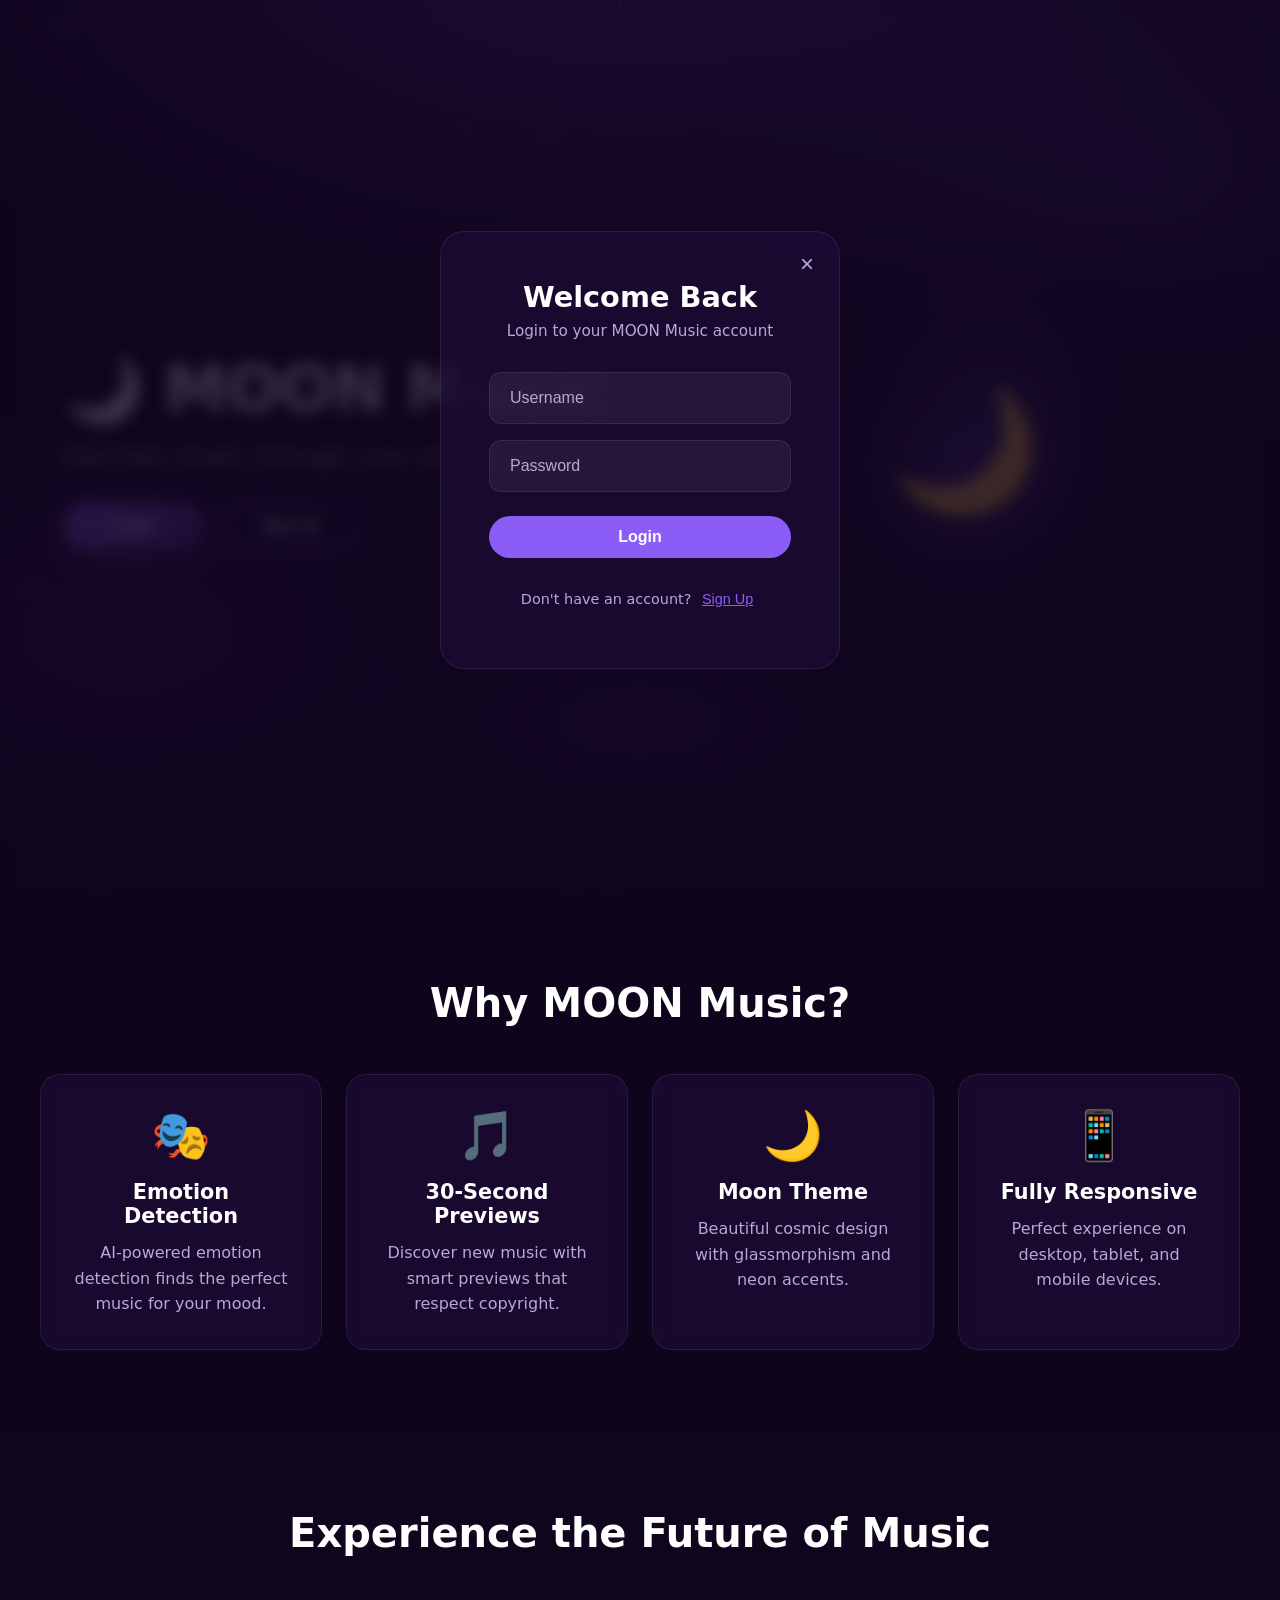
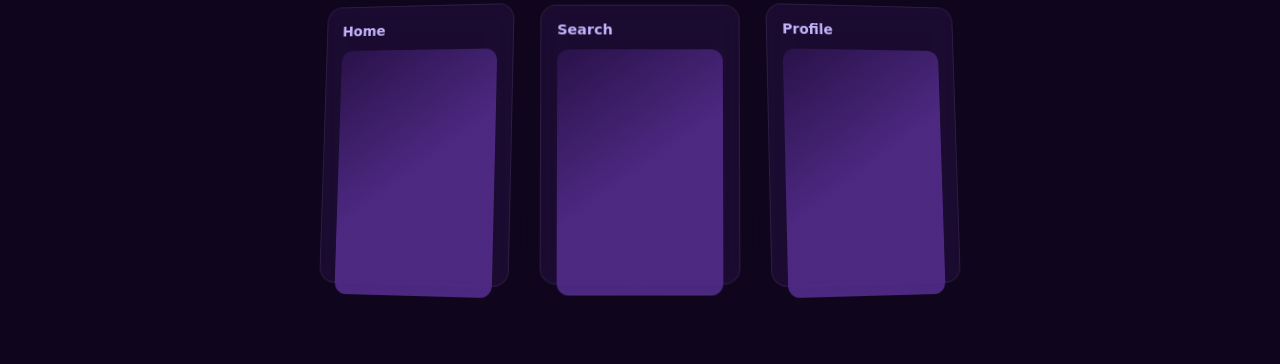
<file: mood-based-music-system/frontend/index.html>
<!DOCTYPE html>
<html lang="en">
<head>
    <meta charset="UTF-8">
    <meta name="viewport" content="width=device-width, initial-scale=1.0">
    <title>MOON Music</title>
    <link rel="stylesheet" href="style.css">
</head>
<body>
    <div class="bg-gradient"></div>
    <div class="bg-stars" aria-hidden="true"></div>
    <div class="star-particles" id="starParticles" aria-hidden="true"></div>

    <!-- Landing + Login (shown when not authenticated) -->
    <div class="landing" id="landing">
        <div class="landing-hero">
            <div class="hero-content">
                <h1 class="hero-title">🌙 MOON Music</h1>
                <p class="hero-subtitle">Discover music through your emotions.</p>
                <div class="hero-actions">
                    <button type="button" class="btn-hero btn-primary" id="btnHeroLogin">Login</button>
                    <button type="button" class="btn-hero btn-secondary" id="btnHeroSignUp">Sign Up</button>
                </div>
            </div>
            <div class="hero-visual">
                <div class="moon-orb">
                    <div class="moon-glow"></div>
                </div>
            </div>
        </div>
        
        <div class="features-section">
            <div class="features-container">
                <h2 class="features-title">Why MOON Music?</h2>
                <div class="features-grid">
                    <div class="feature-card glass">
                        <div class="feature-icon">🎭</div>
                        <h3 class="feature-title">Emotion Detection</h3>
                        <p class="feature-desc">AI-powered emotion detection finds the perfect music for your mood.</p>
                    </div>
                    <div class="feature-card glass">
                        <div class="feature-icon">🎵</div>
                        <h3 class="feature-title">30-Second Previews</h3>
                        <p class="feature-desc">Discover new music with smart previews that respect copyright.</p>
                    </div>
                    <div class="feature-card glass">
                        <div class="feature-icon">🌙</div>
                        <h3 class="feature-title">Moon Theme</h3>
                        <p class="feature-desc">Beautiful cosmic design with glassmorphism and neon accents.</p>
                    </div>
                    <div class="feature-card glass">
                        <div class="feature-icon">📱</div>
                        <h3 class="feature-title">Fully Responsive</h3>
                        <p class="feature-desc">Perfect experience on desktop, tablet, and mobile devices.</p>
                    </div>
                </div>
            </div>
        </div>

        <div class="showcase-section">
            <div class="showcase-container">
                <h2 class="showcase-title">Experience the Future of Music</h2>
                <div class="showcase-3d">
                    <div class="showcase-panel showcase-home glass">
                        <div class="showcase-panel-label">Home</div>
                        <div class="showcase-placeholder"></div>
                    </div>
                    <div class="showcase-panel showcase-search glass">
                        <div class="showcase-panel-label">Search</div>
                        <div class="showcase-placeholder"></div>
                    </div>
                    <div class="showcase-panel showcase-profile glass">
                        <div class="showcase-panel-label">Profile</div>
                        <div class="showcase-placeholder"></div>
                    </div>
                </div>
            </div>
        </div>

        <!-- Login Modal -->
        <div class="auth-modal" id="loginModal">
            <div class="auth-content glass">
                <button type="button" class="auth-close" id="closeLoginModal">×</button>
                <div class="auth-header">
                    <h2 class="auth-title">Welcome Back</h2>
                    <p class="auth-subtitle">Login to your MOON Music account</p>
                </div>
                <form class="auth-form" id="loginForm">
                    <input type="text" id="loginUsername" placeholder="Username" required autocomplete="username" />
                    <input type="password" id="loginPassword" placeholder="Password" required autocomplete="current-password" />
                    <div class="auth-actions">
                        <button type="submit" class="btn-primary full-width">Login</button>
                    </div>
                    <p class="auth-switch">
                        Don't have an account? <button type="button" class="btn-link" id="switchToSignup">Sign Up</button>
                    </p>
                </form>
                <p class="auth-hint" id="loginHint"></p>
            </div>
        </div>

        <!-- Signup Modal -->
        <div class="auth-modal" id="signupModal" hidden>
            <div class="auth-content glass">
                <button type="button" class="auth-close" id="closeSignupModal">×</button>
                <div class="auth-header">
                    <h2 class="auth-title">Join MOON Music</h2>
                    <p class="auth-subtitle">Create your account to start discovering</p>
                </div>
                <form class="auth-form" id="signupForm">
                    <input type="text" id="signupUsername" placeholder="Username" required autocomplete="username" />
                    <input type="email" id="signupEmail" placeholder="Email" required autocomplete="email" />
                    <input type="password" id="signupPassword" placeholder="Password" required autocomplete="new-password" />
                    <input type="password" id="signupConfirmPassword" placeholder="Confirm Password" required autocomplete="new-password" />
                    <div class="auth-actions">
                        <button type="submit" class="btn-primary full-width">Sign Up</button>
                    </div>
                    <p class="auth-switch">
                        Already have an account? <button type="button" class="btn-link" id="switchToLogin">Login</button>
                    </p>
                </form>
                <p class="auth-hint" id="signupHint"></p>
            </div>
        </div>
    </div>

    <!-- App (shown when authenticated) -->
    <div class="app" id="app" hidden>
        <nav class="navbar glass">
            <a href="#" class="nav-logo" id="navHome" aria-label="Home">🌙 MOON</a>
            <ul class="nav-links">
                <li><a href="#" class="nav-link active" data-view="home">Home</a></li>
                <li><a href="#" class="nav-link" data-view="search">Search</a></li>
                <li><a href="#" class="nav-link" data-view="mood">Mood</a></li>
                <li><a href="#" class="nav-link" data-view="profile">Profile</a></li>
            </ul>
            <div class="nav-right">
                <button type="button" class="nav-avatar-btn" id="btnProfileNav" title="Profile" aria-label="Profile"><span class="nav-avatar" id="navAvatar">👤</span></button>
                <button type="button" class="nav-icon-btn" id="btnSettings" title="Settings" aria-label="Settings">⚙️</button>
            </div>
        </nav>

        <main class="main">
            <div class="view view-home" id="viewHome">
                <section class="section section-fade">
                    <h1 class="greeting">Good Evening</h1>
                </section>
                <section class="section section-fade">
                    <h2 class="section-title">Recently Played</h2>
                    <div class="row-scroll" id="recentlyPlayedRow"></div>
                </section>
                <section class="section section-fade">
                    <h2 class="section-title">Trending Now</h2>
                    <div class="row-scroll" id="trendingRow"></div>
                </section>
                <section class="section section-fade">
                    <h2 class="section-title">Popular Artists</h2>
                    <div class="row-scroll" id="popularRow"></div>
                </section>
                <section class="section section-fade">
                    <h2 class="section-title">Recommended For You</h2>
                    <div class="row-scroll" id="recommendedRow"></div>
                </section>
                <section class="section section-fade">
                    <h2 class="section-title">Jump Back In</h2>
                    <div class="row-scroll" id="jumpBackRow"></div>
                </section>
            </div>

            <div class="view view-search" id="viewSearch" hidden>
                <section class="section section-fade">
                    <h2 class="section-title">Search</h2>
                    <div class="search-hero glass">
                        <input type="text" class="search-hero-input" placeholder="Ask Moon: find music for a rainy night" id="searchHeroInput" />
                    </div>
                    <h3 class="subsection-title">Genres</h3>
                    <div class="genre-grid">
                        <button type="button" class="genre-card glass">Chill</button>
                        <button type="button" class="genre-card glass">Focus</button>
                        <button type="button" class="genre-card glass">Workout</button>
                        <button type="button" class="genre-card glass">Sleep</button>
                        <button type="button" class="genre-card glass">Party</button>
                        <button type="button" class="genre-card glass">Rainy Day</button>
                    </div>
                    <h3 class="subsection-title">Vibes</h3>
                    <div class="vibe-grid">
                        <button type="button" class="vibe-card glass">Rainy night</button>
                        <button type="button" class="vibe-card glass">Sunset drive</button>
                        <button type="button" class="vibe-card glass">Focus flow</button>
                        <button type="button" class="vibe-card glass">Chill lounge</button>
                        <button type="button" class="vibe-card glass">Morning energy</button>
                        <button type="button" class="vibe-card glass">Late night</button>
                    </div>
                </section>
            </div>

            <div class="view view-mood" id="viewMood" hidden>
                <section class="mood-page section-fade">
                    <h2 class="section-title">Mood Detection</h2>
                    <div class="camera-wrap glass">
                        <video id="cameraPreview" class="camera-preview" muted autoplay></video>
                        <p class="camera-placeholder" id="cameraPlaceholder">Click Start Detection to open the camera.</p>
                    </div>
                    <p class="emotion-label" id="emotionLabel">Detected Emotion: —</p>
                    <p class="emotion-label" id="emotionText">Detected Emotion: —</p>
                    <div class="mood-actions">
                        <button type="button" class="btn-primary" id="btnStartDetect">Start Detection</button>
                        <button type="button" class="btn-secondary" id="btnStopDetect">Stop Detection</button>
                    </div>
                    <div class="song-grid" id="songGrid"></div>
                    <div class="song-container" id="songContainer"></div>
                </section>
            </div>

            <div class="view view-profile" id="viewProfile" hidden>
                <section class="section section-fade profile-section">
                    <!-- Enhanced Profile Header -->
                    <div class="profile-header">
                        <div class="profile-avatar-large" id="profileAvatarLarge">👤</div>
                        <h2 class="profile-username-large" id="profileUsernameLarge">User</h2>
                        <div class="profile-stats">
                            <div class="profile-stat">
                                <p class="profile-stat-number" id="playlistCount">0</p>
                                <p class="profile-stat-label">Playlists</p>
                            </div>
                            <div class="profile-stat">
                                <p class="profile-stat-number" id="followersCount">4</p>
                                <p class="profile-stat-label">Followers</p>
                            </div>
                            <div class="profile-stat">
                                <p class="profile-stat-number" id="listeningCount">0</p>
                                <p class="profile-stat-label">Songs Played</p>
                            </div>
                        </div>
                    </div>
                    
                    <!-- Top Artists Section -->
                    <div class="top-artists-section">
                        <h3 class="section-title">Top Artists This Month</h3>
                        <div class="artists-grid" id="topArtistsGrid"></div>
                    </div>
                    
                    <!-- Badges -->
                    <h3 class="subsection-title">Achievements</h3>
                    <div class="badge-row">
                        <span class="badge glass">Early Listener</span>
                        <span class="badge glass">Mood Explorer</span>
                        <span class="badge glass">Focus Master</span>
                        <span class="badge glass">Playlist Creator</span>
                    </div>
                    
                    <!-- Playlists -->
                    <h3 class="subsection-title">Your Playlists</h3>
                    <div class="playlist-grid" id="userPlaylists"></div>
                    
                    <!-- Listening History -->
                    <h3 class="subsection-title">Recently Played</h3>
                    <div class="row-scroll" id="historyRow"></div>
                    
                    <!-- Favorites -->
                    <h3 class="subsection-title">Favorite Songs</h3>
                    <div class="row-scroll" id="favoritesRow"></div>
                </section>
            </div>

            <div class="view view-settings" id="viewSettings" hidden>
                <section class="section section-fade">
                    <h2 class="section-title">Settings</h2>
                    <div class="settings-container">
                        <div class="settings-group glass">
                            <h3 class="settings-group-title">Appearance</h3>
                            <div class="setting-item">
                                <label class="setting-label">Theme</label>
                                <div class="theme-toggle">
                                    <button type="button" class="theme-btn active" data-theme="moon">🌙 Moon</button>
                                    <button type="button" class="theme-btn" data-theme="light">☀️ Light</button>
                                </div>
                            </div>
                        </div>
                        <div class="settings-group glass">
                            <h3 class="settings-group-title">Audio</h3>
                            <div class="setting-item">
                                <label class="setting-label">Auto-play previews</label>
                                <label class="switch">
                                    <input type="checkbox" id="autoplayToggle" checked>
                                    <span class="slider"></span>
                                </label>
                            </div>
                            <div class="setting-item">
                                <label class="setting-label">Preview duration</label>
                                <select class="setting-select" id="previewDuration">
                                    <option value="15">15 seconds</option>
                                    <option value="30" selected>30 seconds</option>
                                    <option value="45">45 seconds</option>
                                </select>
                            </div>
                        </div>
                        <div class="settings-group glass">
                            <h3 class="settings-group-title">Notifications</h3>
                            <div class="setting-item">
                                <label class="setting-label">Mood detection alerts</label>
                                <label class="switch">
                                    <input type="checkbox" id="moodNotifications" checked>
                                    <span class="slider"></span>
                                </label>
                            </div>
                        </div>
                        <div class="settings-group glass">
                            <h3 class="settings-group-title">Account</h3>
                            <div class="setting-item">
                                <button type="button" class="btn-secondary" id="btnChangePassword">Change Password</button>
                            </div>
                            <div class="setting-item">
                                <button type="button" class="btn-danger" id="btnLogout">Logout</button>
                            </div>
                        </div>
                        <div class="settings-group glass">
                            <h3 class="settings-group-title">Privacy</h3>
                            <div class="setting-item">
                                <label class="setting-label">Share listening activity</label>
                                <label class="switch">
                                    <input type="checkbox" checked>
                                    <span class="slider"></span>
                                </label>
                            </div>
                            <div class="setting-item">
                                <label class="setting-label">Show profile to others</label>
                                <label class="switch">
                                    <input type="checkbox" checked>
                                    <span class="slider"></span>
                                </label>
                            </div>
                        </div>
                    </div>
                </section>
            </div>
        </main>

        <footer class="player glass">
            <div class="player-left">
                <div class="player-album" id="playerAlbum"></div>
                <div class="song-info">
                    <div id="songTitle" class="player-title">No song playing</div>
                    <div id="songArtist" class="player-artist"></div>
                </div>
            </div>
            <div class="player-center">
                <div class="transport">
                    <button class="btn-icon" id="btnShuffle" title="Shuffle">🔀</button>
                    <button class="btn-icon" id="btnPrev" title="Previous">⏮</button>
                    <button class="btn-play" id="btnPlay" title="Play">▶</button>
                    <button class="btn-icon" id="btnNext" title="Next">⏭</button>
                    <button class="btn-icon" id="btnRepeat" title="Repeat">🔁</button>
                </div>
                <div class="progress-wrap">
                    <span class="time-label" id="currentTime">0:00</span>
                    <div class="progress-track">
                        <div class="progress-waveform" id="progressWaveform"></div>
                        <input type="range" class="progress-bar" id="progressBar" min="0" max="100" value="0" title="Seek" aria-label="Playback progress" />
                    </div>
                    <span class="time-label" id="totalTime">0:00</span>
                </div>
            </div>
            <div class="player-right">
                <div class="volume-wrap">
                    <span class="volume-icon" aria-hidden="true">🔊</span>
                    <input type="range" class="volume-slider" id="volumeSlider" min="0" max="100" value="80" title="Volume" aria-label="Volume" />
                </div>
            </div>
        </footer>
    </div>

    <audio id="audioPlayer"></audio>
    <script src="script.js"></script>
</body>
</html>
</file>
<file: mood-based-music-system/frontend/style.css>
/* MOON Music – Spotify-style, purple/moon theme, glassmorphism */
:root {
    --bg-dark: #0f051d;
    --purple-deep: #2b124c;
    --purple-mid: #522b8a;
    --purple-accent: #8b5cf6;
    --white: #ffffff;
    --play-green: #1db954;
    --card-bg: rgba(82, 43, 138, 0.25);
    --glass: rgba(43, 18, 76, 0.4);
    --glass-border: rgba(255, 255, 255, 0.08);
    --text: #f5f0ff;
    --purple-light: #c4b5fd;
    --text-dim: #b8a9d4;
    --shadow: 0 8px 32px rgba(15, 5, 29, 0.6);
    --shadow-hover: 0 12px 40px rgba(139, 92, 246, 0.35);
    --glow: 0 0 40px rgba(139, 92, 246, 0.2);
    --navbar-height: 64px;
    --player-height: 90px;
}

* {
    box-sizing: border-box;
}

body {
    margin: 0;
    font-family: "Segoe UI", system-ui, -apple-system, sans-serif;
    background: var(--bg-dark);
    color: var(--text);
    min-height: 100vh;
    overflow-x: hidden;
}

body.app-visible {
    padding-top: var(--navbar-height);
    padding-bottom: var(--player-height);
}

.app[hidden] {
    display: none !important;
}

.landing[hidden] {
    display: none !important;
}

/* Landing page */
.landing {
    min-height: 100vh;
    overflow-y: auto;
}

.landing-hero {
    min-height: 100vh;
    display: flex;
    align-items: center;
    justify-content: space-between;
    padding: 48px 24px;
    max-width: 1200px;
    margin: 0 auto;
    gap: 48px;
}

.hero-content {
    flex: 1;
    max-width: 600px;
}

.hero-title {
    font-size: 4rem;
    font-weight: 800;
    margin: 0 0 16px 0;
    background: linear-gradient(135deg, var(--white) 0%, var(--purple-light) 100%);
    -webkit-background-clip: text;
    -webkit-text-fill-color: transparent;
    background-clip: text;
    letter-spacing: -0.02em;
    animation: heroGlow 3s ease-in-out infinite;
}

@keyframes heroGlow {
    0%, 100% { filter: brightness(1); }
    50% { filter: brightness(1.2); }
}

.hero-subtitle {
    font-size: 1.5rem;
    color: var(--text-dim);
    margin: 0 0 32px 0;
    font-weight: 300;
}

.hero-actions {
    display: flex;
    gap: 16px;
    flex-wrap: wrap;
}

.btn-hero {
    padding: 16px 32px;
    border-radius: 32px;
    font-size: 1.1rem;
    font-weight: 600;
    cursor: pointer;
    transition: all 0.3s ease;
    border: none;
    min-width: 140px;
}

.btn-hero.btn-primary {
    background: linear-gradient(135deg, var(--purple-accent), var(--purple-mid));
    color: var(--white);
    box-shadow: 0 8px 32px rgba(139, 92, 246, 0.3);
}

.btn-hero.btn-primary:hover {
    transform: translateY(-2px);
    box-shadow: 0 12px 40px rgba(139, 92, 246, 0.4);
}

.btn-hero.btn-secondary {
    background: transparent;
    color: var(--white);
    border: 2px solid var(--purple-accent);
}

.btn-hero.btn-secondary:hover {
    background: rgba(139, 92, 246, 0.1);
    transform: translateY(-2px);
}

.hero-visual {
    flex: 1;
    display: flex;
    align-items: center;
    justify-content: center;
    max-width: 500px;
}

.moon-orb {
    width: 300px;
    height: 300px;
    position: relative;
    animation: moonFloat 6s ease-in-out infinite;
}

@keyframes moonFloat {
    0%, 100% { transform: translateY(0) rotate(0deg); }
    50% { transform: translateY(-20px) rotate(10deg); }
}

.moon-glow {
    position: absolute;
    inset: -40px;
    border-radius: 50%;
    background: radial-gradient(circle, rgba(139, 92, 246, 0.3) 0%, transparent 70%);
    animation: moonGlow 4s ease-in-out infinite;
}

@keyframes moonGlow {
    0%, 100% { opacity: 0.5; transform: scale(1); }
    50% { opacity: 0.8; transform: scale(1.1); }
}

.moon-orb::before {
    content: "🌙";
    position: absolute;
    inset: 0;
    display: flex;
    align-items: center;
    justify-content: center;
    font-size: 120px;
    filter: drop-shadow(0 0 40px rgba(139, 92, 246, 0.5));
}

.features-section {
    padding: 80px 24px;
    background: rgba(15, 5, 29, 0.5);
}

.features-container {
    max-width: 1200px;
    margin: 0 auto;
}

.features-title {
    font-size: 2.5rem;
    font-weight: 700;
    text-align: center;
    margin: 0 0 48px 0;
    color: var(--white);
}

.features-grid {
    display: grid;
    grid-template-columns: repeat(auto-fit, minmax(280px, 1fr));
    gap: 24px;
}

.feature-card {
    padding: 32px;
    border-radius: 20px;
    text-align: center;
    transition: transform 0.3s ease, box-shadow 0.3s ease;
}

.feature-card:hover {
    transform: translateY(-8px);
    box-shadow: var(--shadow-hover), var(--glow);
}

.feature-icon {
    font-size: 3rem;
    margin-bottom: 16px;
    display: block;
}

.feature-title {
    font-size: 1.3rem;
    font-weight: 600;
    margin: 0 0 12px 0;
    color: var(--white);
}

.feature-desc {
    color: var(--text-dim);
    line-height: 1.6;
    margin: 0;
}

.showcase-section {
    padding: 80px 24px;
}

.showcase-container {
    max-width: 1200px;
    margin: 0 auto;
}

.showcase-title {
    font-size: 2.5rem;
    font-weight: 700;
    text-align: center;
    margin: 0 0 48px 0;
    color: var(--white);
}

/* Auth modals */
.auth-modal {
    position: fixed;
    inset: 0;
    background: rgba(15, 5, 29, 0.8);
    -webkit-backdrop-filter: blur(8px);
    backdrop-filter: blur(8px);
    display: flex;
    align-items: center;
    justify-content: center;
    z-index: 1000;
    padding: 24px;
}

.auth-modal[hidden] {
    display: none;
}

.auth-content {
    padding: 48px;
    border-radius: 24px;
    max-width: 400px;
    width: 100%;
    position: relative;
    animation: modalSlideIn 0.3s ease;
}

@keyframes modalSlideIn {
    from { opacity: 0; transform: translateY(-20px) scale(0.95); }
    to { opacity: 1; transform: translateY(0) scale(1); }
}

.auth-close {
    position: absolute;
    top: 16px;
    right: 16px;
    width: 32px;
    height: 32px;
    border: none;
    background: transparent;
    color: var(--text-dim);
    font-size: 1.5rem;
    cursor: pointer;
    border-radius: 50%;
    display: flex;
    align-items: center;
    justify-content: center;
    transition: all 0.2s ease;
}

.auth-close:hover {
    background: rgba(255, 255, 255, 0.1);
    color: var(--white);
}

.auth-header {
    text-align: center;
    margin-bottom: 32px;
}

.auth-title {
    font-size: 1.8rem;
    font-weight: 700;
    margin: 0 0 8px 0;
    color: var(--white);
}

.auth-subtitle {
    color: var(--text-dim);
    margin: 0;
    font-size: 0.95rem;
}

.auth-form {
    display: flex;
    flex-direction: column;
    gap: 16px;
}

.auth-form input {
    width: 100%;
    padding: 16px 20px;
    border-radius: 12px;
    border: 1px solid var(--glass-border);
    background: rgba(255, 255, 255, 0.06);
    color: var(--text);
    font-size: 1rem;
    box-sizing: border-box;
    transition: all 0.2s ease;
}

.auth-form input::placeholder {
    color: var(--text-dim);
}

.auth-form input:focus {
    outline: none;
    border-color: var(--purple-accent);
    box-shadow: 0 0 0 2px rgba(139, 92, 246, 0.3);
}

.auth-actions {
    margin-top: 8px;
}

.full-width {
    width: 100%;
}

.auth-switch {
    text-align: center;
    margin: 16px 0 0 0;
    color: var(--text-dim);
    font-size: 0.9rem;
}

.btn-link {
    background: none;
    border: none;
    color: var(--purple-accent);
    cursor: pointer;
    font-size: inherit;
    text-decoration: underline;
    transition: color 0.2s ease;
}

.btn-link:hover {
    color: var(--purple-light);
}

.auth-hint {
    margin: 12px 0 0 0;
    font-size: 0.9rem;
    text-align: center;
    color: var(--purple-light);
}

.auth-hint.error {
    color: #f87171;
}

/* 3D showcase panels */
.showcase-3d {
    perspective: 1200px;
    display: flex;
    gap: 24px;
    align-items: center;
    justify-content: center;
    flex-wrap: wrap;
}

.showcase-panel {
    width: 200px;
    height: 280px;
    border-radius: 16px;
    padding: 16px;
    position: relative;
    transition: transform 0.4s ease, box-shadow 0.4s ease;
    box-shadow: var(--shadow);
}

.showcase-panel:hover {
    transform: translateY(-8px) scale(1.02);
    box-shadow: var(--shadow-hover), var(--glow);
}

.showcase-home { transform: rotateY(-12deg) rotateX(4deg); }
.showcase-home:hover { transform: rotateY(-8deg) rotateX(2deg) translateY(-8px) scale(1.02); }

.showcase-search { transform: rotateY(0deg) rotateX(2deg); }
.showcase-search:hover { transform: rotateY(0) rotateX(0) translateY(-8px) scale(1.02); }

.showcase-profile { transform: rotateY(12deg) rotateX(4deg); }
.showcase-profile:hover { transform: rotateY(8deg) rotateX(2deg) translateY(-8px) scale(1.02); }

.showcase-panel-label {
    font-size: 0.9rem;
    font-weight: 600;
    color: var(--purple-light);
    margin-bottom: 12px;
}

.showcase-placeholder {
    width: 100%;
    height: 100%;
    min-height: 200px;
    border-radius: 12px;
    background: linear-gradient(145deg, var(--purple-deep) 0%, var(--purple-mid) 50%);
    opacity: 0.9;
}

/* Login form */
.login-wrap {
    padding: 40px;
    border-radius: 24px;
    min-width: 320px;
    box-shadow: var(--shadow), var(--glow);
    animation: fadeIn 0.5s ease;
}

.login-title {
    font-size: 1.75rem;
    margin: 0 0 8px 0;
    text-align: center;
}

.login-subtitle {
    color: var(--text-dim);
    margin: 0 0 24px 0;
    text-align: center;
    font-size: 0.95rem;
}

.login-form input {
    width: 100%;
    padding: 14px 18px;
    margin-bottom: 12px;
    border-radius: 12px;
    border: 1px solid var(--glass-border);
    background: rgba(255, 255, 255, 0.06);
    color: var(--text);
    font-size: 1rem;
    box-sizing: border-box;
}

.login-form input::placeholder {
    color: var(--text-dim);
}

.login-form input:focus {
    outline: none;
    border-color: var(--purple-accent);
    box-shadow: 0 0 0 2px rgba(139, 92, 246, 0.3);
}

.login-actions {
    display: flex;
    gap: 12px;
    margin-top: 20px;
}

.login-actions .btn-primary,
.login-actions .btn-secondary {
    flex: 1;
}

.login-hint {
    margin: 12px 0 0 0;
    font-size: 0.9rem;
    color: var(--purple-light);
    text-align: center;
}

.login-hint.error {
    color: #f87171;
}

/* Moon/nebula background: radial gradients + soft stars */
.bg-gradient {
    position: fixed;
    inset: 0;
    z-index: -2;
    background:
        radial-gradient(ellipse 120% 90% at 50% -10%, var(--purple-mid) 0%, transparent 55%),
        radial-gradient(ellipse 70% 60% at 90% 20%, rgba(139, 92, 246, 0.25) 0%, transparent 50%),
        radial-gradient(ellipse 60% 50% at 10% 70%, var(--purple-deep) 0%, transparent 50%),
        radial-gradient(ellipse 50% 30% at 50% 80%, rgba(82, 43, 138, 0.4) 0%, transparent 45%),
        var(--bg-dark);
    pointer-events: none;
}

.bg-stars {
    position: fixed;
    inset: 0;
    z-index: -1;
    pointer-events: none;
    background-image:
        radial-gradient(2px 2px at 20% 30%, rgba(255,255,255,0.4), transparent),
        radial-gradient(2px 2px at 40% 70%, rgba(196,181,253,0.35), transparent),
        radial-gradient(1.5px 1.5px at 60% 15%, rgba(255,255,255,0.3), transparent),
        radial-gradient(2px 2px at 80% 50%, rgba(196,181,253,0.3), transparent),
        radial-gradient(1.5px 1.5px at 30% 80%, rgba(255,255,255,0.25), transparent);
    background-size: 200% 200%;
    opacity: 0.9;
}

/* Glassmorphism utility */
.glass {
    background: var(--glass);
    -webkit-backdrop-filter: blur(12px);
    backdrop-filter: blur(12px);
    border: 1px solid var(--glass-border);
}

/* Top navbar – fixed */
.navbar {
    position: fixed;
    top: 0;
    left: 0;
    right: 0;
    height: var(--navbar-height);
    display: flex;
    align-items: center;
    gap: 24px;
    padding: 0 24px;
    background: rgba(15, 5, 29, 0.85);
    -webkit-backdrop-filter: blur(12px);
    backdrop-filter: blur(12px);
    border-bottom: 1px solid var(--glass-border);
    z-index: 100;
}

.nav-logo {
    font-size: 1.5rem;
    font-weight: 700;
    color: var(--white);
    text-decoration: none;
    letter-spacing: -0.02em;
    flex-shrink: 0;
}

.nav-logo:hover {
    color: var(--purple-accent);
}

.nav-links {
    display: flex;
    align-items: center;
    gap: 8px;
    list-style: none;
    margin: 0;
    padding: 0;
}

.nav-link {
    color: var(--text-dim);
    text-decoration: none;
    padding: 8px 16px;
    border-radius: 20px;
    font-weight: 500;
    transition: color 0.2s, background 0.2s;
}

.nav-link:hover,
.nav-link.active {
    color: var(--white);
    background: rgba(255, 255, 255, 0.1);
}

.nav-right {
    margin-left: auto;
    display: flex;
    align-items: center;
    gap: 8px;
}

.nav-avatar-btn {
    width: 36px;
    height: 36px;
    border-radius: 50%;
    border: 2px solid var(--glass-border);
    padding: 0;
    background: transparent;
    cursor: pointer;
    transition: border-color 0.2s, transform 0.2s, box-shadow 0.2s;
}

.nav-avatar-btn:hover {
    border-color: var(--purple-accent);
    transform: scale(1.08);
    box-shadow: 0 0 16px rgba(139, 92, 246, 0.4);
}

.nav-avatar {
    width: 100%;
    height: 100%;
    border-radius: 50%;
    background: linear-gradient(145deg, var(--purple-mid), var(--purple-accent));
    display: flex;
    align-items: center;
    justify-content: center;
    font-size: 1rem;
    color: var(--white);
}

.nav-icon-btn {
    width: 40px;
    height: 40px;
    border-radius: 50%;
    border: none;
    background: transparent;
    color: var(--text-dim);
    font-size: 1.2rem;
    cursor: pointer;
    transition: color 0.2s, background 0.2s, transform 0.2s;
}

.nav-icon-btn:hover {
    color: var(--white);
    background: rgba(255, 255, 255, 0.1);
    transform: scale(1.08);
    box-shadow: 0 0 12px rgba(139, 92, 246, 0.3);
}

/* Main content */
.main {
    min-height: calc(100vh - var(--navbar-height) - var(--player-height));
    padding: 24px 32px;
}

.view {
    display: block;
    animation: fadeIn 0.35s ease;
}

.view[hidden] {
    display: none !important;
}

@keyframes fadeIn {
    from { opacity: 0; transform: translateY(8px); }
    to { opacity: 1; transform: translateY(0); }
}

.section-fade {
    animation: sectionFade 0.4s ease forwards;
}

@keyframes sectionFade {
    from { opacity: 0; transform: translateY(12px); }
    to { opacity: 1; transform: translateY(0); }
}

.section {
    margin-bottom: 32px;
}

.section:nth-child(1) { animation-delay: 0.05s; }
.section:nth-child(2) { animation-delay: 0.1s; }
.section:nth-child(3) { animation-delay: 0.15s; }
.section:nth-child(4) { animation-delay: 0.2s; }
.section:nth-child(5) { animation-delay: 0.25s; }
.section:nth-child(6) { animation-delay: 0.3s; }

.greeting {
    font-size: 2rem;
    font-weight: 700;
    margin: 0 0 24px 0;
    letter-spacing: -0.02em;
}

.section-title {
    font-size: 1.5rem;
    font-weight: 700;
    margin: 0 0 16px 0;
    letter-spacing: -0.02em;
}

.text-dim {
    color: var(--text-dim);
    margin: 0;
}

.subsection-title {
    font-size: 1.1rem;
    font-weight: 600;
    margin: 24px 0 12px 0;
    color: var(--purple-light);
}

/* Search page */
.search-hero {
    padding: 20px 24px;
    border-radius: 16px;
    margin-bottom: 24px;
}

.search-hero-input {
    width: 100%;
    padding: 14px 20px;
    border-radius: 12px;
    border: 1px solid var(--glass-border);
    background: rgba(255, 255, 255, 0.06);
    color: var(--text);
    font-size: 1rem;
    box-sizing: border-box;
}

.search-hero-input::placeholder {
    color: var(--text-dim);
}

.search-hero-input:focus {
    outline: none;
    border-color: var(--purple-accent);
}

.genre-grid {
    display: grid;
    grid-template-columns: repeat(auto-fill, minmax(140px, 1fr));
    gap: 12px;
    margin-bottom: 24px;
}

.genre-card {
    padding: 20px;
    border-radius: 12px;
    border: 1px solid var(--glass-border);
    color: var(--text);
    font-size: 1rem;
    font-weight: 500;
    cursor: pointer;
    transition: transform 0.2s, box-shadow 0.2s, background 0.2s;
}

.genre-card:hover {
    transform: scale(1.03);
    box-shadow: var(--shadow-hover);
    background: rgba(139, 92, 246, 0.15);
}

.vibe-grid {
    display: grid;
    grid-template-columns: repeat(auto-fill, minmax(140px, 1fr));
    gap: 12px;
    margin-bottom: 24px;
}

.vibe-card {
    padding: 18px;
    border-radius: 12px;
    border: 1px solid var(--glass-border);
    color: var(--text);
    font-size: 0.95rem;
    font-weight: 500;
    cursor: pointer;
    transition: transform 0.2s, box-shadow 0.2s, background 0.2s;
}

.vibe-card:hover {
    transform: scale(1.03);
    box-shadow: var(--shadow-hover);
    background: rgba(139, 92, 246, 0.15);
}

/* Settings page */
.settings-container {
    max-width: 800px;
    margin: 0 auto;
    display: flex;
    flex-direction: column;
    gap: 24px;
}

.settings-group {
    padding: 24px;
    border-radius: 16px;
}

.settings-group-title {
    font-size: 1.2rem;
    font-weight: 600;
    margin: 0 0 20px 0;
    color: var(--white);
}

.setting-item {
    display: flex;
    align-items: center;
    justify-content: space-between;
    margin-bottom: 16px;
    gap: 16px;
}

.setting-item:last-child {
    margin-bottom: 0;
}

.setting-label {
    font-size: 0.95rem;
    color: var(--text);
    font-weight: 500;
}

.theme-toggle {
    display: flex;
    gap: 8px;
}

.theme-btn {
    padding: 8px 16px;
    border-radius: 20px;
    border: 1px solid var(--glass-border);
    background: transparent;
    color: var(--text-dim);
    cursor: pointer;
    transition: all 0.2s ease;
    font-size: 0.9rem;
}

.theme-btn.active {
    background: var(--purple-accent);
    color: var(--white);
    border-color: var(--purple-accent);
}

.theme-btn:hover:not(.active) {
    background: rgba(255, 255, 255, 0.1);
    color: var(--white);
}

/* Toggle switch */
.switch {
    position: relative;
    display: inline-block;
    width: 48px;
    height: 24px;
}

.switch input {
    opacity: 0;
    width: 0;
    height: 0;
}

.slider {
    position: absolute;
    cursor: pointer;
    inset: 0;
    background-color: rgba(255, 255, 255, 0.2);
    transition: 0.3s;
    border-radius: 24px;
}

.slider:before {
    position: absolute;
    content: "";
    height: 18px;
    width: 18px;
    left: 3px;
    bottom: 3px;
    background-color: white;
    transition: 0.3s;
    border-radius: 50%;
}

input:checked + .slider {
    background-color: var(--purple-accent);
}

input:checked + .slider:before {
    transform: translateX(24px);
}

.setting-select {
    padding: 8px 12px;
    border-radius: 8px;
    border: 1px solid var(--glass-border);
    background: rgba(255, 255, 255, 0.06);
    color: var(--text);
    font-size: 0.9rem;
    cursor: pointer;
}

.setting-select:focus {
    outline: none;
    border-color: var(--purple-accent);
}

.btn-danger {
    padding: 10px 20px;
    border-radius: 8px;
    border: none;
    background: #ef4444;
    color: white;
    font-size: 0.9rem;
    font-weight: 500;
    cursor: pointer;
    transition: all 0.2s ease;
}

.btn-danger:hover {
    background: #dc2626;
    transform: translateY(-1px);
}

/* Playlist system */
.playlist-grid {
    display: grid;
    grid-template-columns: repeat(auto-fill, minmax(200px, 1fr));
    gap: 16px;
    margin-bottom: 24px;
}

.playlist-card {
    background: var(--card-bg);
    border-radius: 12px;
    padding: 20px;
    cursor: pointer;
    transition: all 0.3s ease;
    border: 1px solid var(--glass-border);
    position: relative;
}

.playlist-card:hover {
    transform: translateY(-4px);
    box-shadow: var(--shadow-hover);
    background: rgba(139, 92, 246, 0.15);
}

.playlist-cover {
    width: 100%;
    aspect-ratio: 1;
    border-radius: 8px;
    background: linear-gradient(135deg, var(--purple-mid), var(--purple-accent));
    margin-bottom: 12px;
    display: flex;
    align-items: center;
    justify-content: center;
    font-size: 2rem;
    color: var(--white);
}

.playlist-name {
    font-weight: 600;
    margin: 0 0 4px 0;
    color: var(--white);
}

.playlist-count {
    font-size: 0.85rem;
    color: var(--text-dim);
    margin: 0;
}

.playlist-delete {
    position: absolute;
    top: 8px;
    right: 8px;
    width: 28px;
    height: 28px;
    border: none;
    background: rgba(239, 68, 68, 0.8);
    color: white;
    border-radius: 50%;
    cursor: pointer;
    opacity: 0;
    transition: all 0.2s ease;
    font-size: 0.8rem;
}

.playlist-card:hover .playlist-delete {
    opacity: 1;
}

.playlist-delete:hover {
    background: #dc2626;
    transform: scale(1.1);
}

.create-playlist-btn {
    background: rgba(139, 92, 246, 0.2);
    border: 2px dashed var(--purple-accent);
    color: var(--purple-accent);
}

.create-playlist-btn:hover {
    background: rgba(139, 92, 246, 0.3);
    border-style: solid;
}

.create-playlist-btn .playlist-cover {
    background: transparent;
    font-size: 3rem;
}

/* Enhanced search results */
.search-results {
    margin-top: 24px;
}

.search-result-item {
    display: flex;
    align-items: center;
    padding: 12px;
    border-radius: 8px;
    cursor: pointer;
    transition: background 0.2s ease;
    gap: 12px;
}

.search-result-item:hover {
    background: rgba(255, 255, 255, 0.05);
}

.search-result-image {
    width: 48px;
    height: 48px;
    border-radius: 4px;
    object-fit: cover;
    background: var(--card-bg);
}

.search-result-info {
    flex: 1;
    min-width: 0;
}

.search-result-title {
    font-weight: 500;
    margin: 0 0 4px 0;
    white-space: nowrap;
    overflow: hidden;
    text-overflow: ellipsis;
}

.search-result-artist {
    font-size: 0.85rem;
    color: var(--text-dim);
    margin: 0;
    white-space: nowrap;
    overflow: hidden;
    text-overflow: ellipsis;
}

.search-result-type {
    font-size: 0.75rem;
    color: var(--purple-light);
    text-transform: uppercase;
    font-weight: 600;
}

/* Star particles animation */
.star-particles {
    position: fixed;
    top: 0;
    left: 0;
    width: 100%;
    height: 100%;
    pointer-events: none;
    z-index: 1;
}

.star {
    position: absolute;
    width: 2px;
    height: 2px;
    background: white;
    border-radius: 50%;
    animation: twinkle 3s ease-in-out infinite;
    box-shadow: 0 0 6px rgba(255, 255, 255, 0.8);
}

@keyframes twinkle {
    0%, 100% { opacity: 0; transform: scale(0.5); }
    50% { opacity: 1; transform: scale(1); }
}

@keyframes float {
    0%, 100% { transform: translateY(0px) rotate(0deg); }
    50% { transform: translateY(-20px) rotate(180deg); }
}

/* Enhanced animations */
@keyframes slideIn {
    from {
        opacity: 0;
        transform: translateX(100%);
    }
    to {
        opacity: 1;
        transform: translateX(0);
    }
}

@keyframes slideOut {
    from {
        opacity: 1;
        transform: translateX(0);
    }
    to {
        opacity: 0;
        transform: translateX(100%);
    }
}

@keyframes fadeIn {
    from {
        opacity: 0;
        transform: scale(0.9);
    }
    to {
        opacity: 1;
        transform: scale(1);
    }
}

@keyframes scaleIn {
    from {
        opacity: 0;
        transform: scale(0.8);
    }
    to {
        opacity: 1;
        transform: scale(1);
    }
}

@keyframes glow {
    0%, 100% { box-shadow: 0 0 5px var(--purple-accent); }
    50% { box-shadow: 0 0 20px var(--purple-accent), 0 0 30px var(--purple-mid); }
}

@keyframes pulse {
    0%, 100% { transform: scale(1); }
    50% { transform: scale(1.05); }
}

/* Button glow effects */
.btn-hero:hover {
    animation: glow 2s ease-in-out infinite;
}

.btn-primary:hover {
    animation: glow 1.5s ease-in-out infinite;
}

.btn-play:hover {
    animation: pulse 1s ease-in-out infinite;
}

/* Notification styles */
.notification {
    position: fixed;
    top: 80px;
    right: 20px;
    padding: 16px 24px;
    border-radius: 12px;
    background: var(--purple-accent);
    color: var(--white);
    z-index: 1000;
    animation: slideIn 0.3s ease;
    box-shadow: var(--shadow-hover);
    font-weight: 500;
    backdrop-filter: blur(10px);
    border: 1px solid rgba(255, 255, 255, 0.1);
}

/* Light theme support */
.light-theme {
    --bg-dark: #f8f9fa;
    --purple-deep: #6c5ce7;
    --purple-mid: #a29bfe;
    --purple-accent: #5f3dc4;
    --white: #212529;
    --text: #212529;
    --text-dim: #6c757d;
    --glass: rgba(255, 255, 255, 0.8);
    --glass-border: rgba(0, 0, 0, 0.1);
    --card-bg: rgba(162, 155, 254, 0.1);
    --shadow: 0 8px 32px rgba(0, 0, 0, 0.1);
    --shadow-hover: 0 12px 40px rgba(95, 61, 196, 0.2);
    --glow: 0 0 40px rgba(95, 61, 196, 0.1);
}

.light-theme .bg-gradient {
    background:
        radial-gradient(ellipse 120% 90% at 50% -10%, var(--purple-mid) 0%, transparent 55%),
        radial-gradient(ellipse 70% 60% at 90% 20%, rgba(95, 61, 196, 0.15) 0%, transparent 50%),
        radial-gradient(ellipse 60% 50% at 10% 70%, var(--purple-deep) 0%, transparent 50%),
        radial-gradient(ellipse 50% 30% at 50% 80%, rgba(162, 155, 254, 0.2) 0%, transparent 45%),
        #f8f9fa;
}

.light-theme .bg-stars {
    opacity: 0.3;
}

.light-theme .navbar {
    background: rgba(248, 249, 250, 0.9);
    border-bottom: 1px solid var(--glass-border);
}

.light-theme .player {
    background: rgba(248, 249, 250, 0.9);
    border-top: 1px solid var(--glass-border);
}

.light-theme .btn-play {
    background: var(--purple-accent);
    color: var(--white);
}

.light-theme .btn-icon:hover {
    color: var(--purple-accent);
    background: rgba(95, 61, 196, 0.1);
}

.light-theme .nav-link:hover,
.light-theme .nav-link.active {
    color: var(--purple-accent);
    background: rgba(95, 61, 196, 0.1);
}

.light-theme .song-card:hover {
    box-shadow: var(--shadow-hover);
}

/* Playlist view */
.playlist-view {
    padding: 24px;
    max-width: 1200px;
    margin: 0 auto;
}

.playlist-header {
    display: flex;
    align-items: center;
    gap: 24px;
    padding: 32px;
    margin-bottom: 32px;
    border-radius: 16px;
}

.btn-back {
    padding: 12px 20px;
    border-radius: 8px;
    border: none;
    background: rgba(255, 255, 255, 0.1);
    color: var(--white);
    cursor: pointer;
    transition: all 0.2s ease;
    font-size: 1rem;
}

.btn-back:hover {
    background: var(--purple-accent);
    transform: translateY(-1px);
}

.playlist-info {
    flex: 1;
}

.playlist-title {
    font-size: 2.5rem;
    font-weight: 700;
    margin: 0 0 8px 0;
    color: var(--white);
}

.playlist-meta {
    font-size: 1.1rem;
    color: var(--text-dim);
    margin: 0;
}

.btn-play-all {
    padding: 16px 32px;
    border-radius: 50px;
    border: none;
    background: var(--purple-accent);
    color: var(--white);
    font-size: 1.1rem;
    font-weight: 600;
    cursor: pointer;
    transition: all 0.3s ease;
}

.btn-play-all:hover {
    background: var(--purple-mid);
    transform: translateY(-2px);
    box-shadow: 0 8px 25px rgba(139, 92, 246, 0.3);
}

.playlist-songs {
    background: var(--card-bg);
    border-radius: 16px;
    padding: 24px;
}

.songs-list {
    display: flex;
    flex-direction: column;
    gap: 16px;
}

.playlist-song {
    display: flex;
    align-items: center;
    padding: 16px;
    border-radius: 12px;
    transition: all 0.2s ease;
    border: 1px solid var(--glass-border);
}

.playlist-song:hover {
    background: rgba(139, 92, 246, 0.1);
    transform: translateX(4px);
}

.song-artwork {
    width: 60px;
    height: 60px;
    border-radius: 8px;
    overflow: hidden;
    margin-right: 16px;
}

.song-artwork img {
    width: 100%;
    height: 100%;
    object-fit: cover;
}

.song-details {
    flex: 1;
    min-width: 0;
}

.song-title {
    font-size: 1.1rem;
    font-weight: 600;
    color: var(--white);
    margin: 0 0 4px 0;
    white-space: nowrap;
    overflow: hidden;
    text-overflow: ellipsis;
}

.song-artist {
    font-size: 0.95rem;
    color: var(--text-dim);
    margin: 0;
    white-space: nowrap;
    overflow: hidden;
    text-overflow: ellipsis;
}

.btn-play-song {
    width: 48px;
    height: 48px;
    border-radius: 50%;
    border: none;
    background: var(--purple-accent);
    color: var(--white);
    font-size: 1.2rem;
    cursor: pointer;
    transition: all 0.2s ease;
    opacity: 0;
}

.playlist-song:hover .btn-play-song {
    opacity: 1;
}

.btn-play-song:hover {
    background: var(--purple-mid);
    transform: scale(1.1);
}

/* Enhanced profile page */
.profile-header {
    background: linear-gradient(135deg, var(--purple-deep), var(--purple-mid));
    border-radius: 16px;
    padding: 40px;
    margin-bottom: 32px;
    text-align: center;
    position: relative;
    overflow: hidden;
}

.profile-header::before {
    content: '';
    position: absolute;
    top: 0;
    left: 0;
    right: 0;
    bottom: 0;
    background: radial-gradient(circle at 20% 20%, rgba(255, 255, 255, 0.1) 0%, transparent 50%);
    pointer-events: none;
}

.profile-avatar-large {
    width: 120px;
    height: 120px;
    border-radius: 50%;
    background: var(--glass);
    border: 4px solid var(--white);
    margin: 0 auto 20px;
    display: flex;
    align-items: center;
    justify-content: center;
    font-size: 3rem;
    color: var(--white);
    position: relative;
    z-index: 1;
}

.profile-username-large {
    font-size: 2rem;
    font-weight: 700;
    color: var(--white);
    margin: 0 0 8px 0;
    position: relative;
    z-index: 1;
}

.profile-stats {
    display: flex;
    justify-content: center;
    gap: 32px;
    margin-top: 16px;
    position: relative;
    z-index: 1;
}

.profile-stat {
    text-align: center;
}

.profile-stat-number {
    font-size: 1.8rem;
    font-weight: 700;
    color: var(--white);
    margin: 0;
}

.profile-stat-label {
    font-size: 0.9rem;
    color: rgba(255, 255, 255, 0.8);
    margin: 4px 0 0 0;
}

/* Top artists section */
.top-artists-section {
    margin-bottom: 32px;
}

.artists-grid {
    display: grid;
    grid-template-columns: repeat(auto-fill, minmax(150px, 1fr));
    gap: 20px;
}

.artist-card {
    background: var(--card-bg);
    border-radius: 12px;
    padding: 20px;
    text-align: center;
    cursor: pointer;
    transition: all 0.3s ease;
    border: 1px solid var(--glass-border);
}

.artist-card:hover {
    transform: translateY(-4px);
    box-shadow: var(--shadow-hover);
    background: rgba(139, 92, 246, 0.15);
}

.artist-avatar {
    width: 80px;
    height: 80px;
    border-radius: 50%;
    background: linear-gradient(135deg, var(--purple-mid), var(--purple-accent));
    margin: 0 auto 12px;
    display: flex;
    align-items: center;
    justify-content: center;
    font-size: 2rem;
    color: var(--white);
}

.artist-name {
    font-size: 0.95rem;
    font-weight: 600;
    color: var(--white);
    margin: 0;
}

.artist-songs {
    font-size: 0.85rem;
    color: var(--text-dim);
    margin: 4px 0 0 0;
}

/* Playlist view styles */
.playlist-view {
    padding: 24px;
    max-width: 1200px;
    margin: 0 auto;
}

.playlist-header {
    display: flex;
    justify-content: space-between;
    align-items: center;
    padding: 24px;
    border-radius: 16px;
    background: rgba(15, 5, 29, 0.8);
    backdrop-filter: blur(20px);
    border: 1px solid var(--glass-border);
    margin-bottom: 24px;
}

.btn-back {
    padding: 12px 24px;
    border-radius: 24px;
    border: none;
    background: var(--purple-accent);
    color: var(--white);
    font-size: 1rem;
    font-weight: 600;
    cursor: pointer;
    transition: all 0.3s ease;
}

.btn-back:hover {
    background: var(--purple-mid);
    transform: scale(1.05);
}

.playlist-title {
    font-size: 2.5rem;
    font-weight: 700;
    color: var(--white);
    margin: 0;
    text-align: center;
}

.btn-play-all {
    padding: 16px 32px;
    border-radius: 32px;
    border: none;
    background: linear-gradient(145deg, var(--purple-accent), var(--purple-mid));
    color: var(--white);
    font-size: 1.1rem;
    font-weight: 600;
    cursor: pointer;
    transition: all 0.3s ease;
    box-shadow: 0 8px 24px rgba(139, 92, 246, 0.4);
}

.btn-play-all:hover {
    transform: scale(1.05);
    box-shadow: 0 12px 32px rgba(139, 92, 246, 0.6);
}

.playlist-songs {
    display: grid;
    grid-template-columns: repeat(auto-fill, minmax(300px, 1fr));
    gap: 16px;
    padding: 24px;
    background: rgba(15, 5, 29, 0.4);
    border-radius: 16px;
    backdrop-filter: blur(10px);
}

.playlist-song {
    display: flex;
    align-items: center;
    gap: 16px;
    padding: 20px;
    border-radius: 12px;
    background: rgba(255, 255, 255, 0.05);
    border: 1px solid var(--glass-border);
    transition: all 0.3s ease;
}

.playlist-song:hover {
    background: rgba(139, 92, 246, 0.1);
    transform: translateY(-2px);
}

.song-artwork {
    width: 80px;
    height: 80px;
    border-radius: 8px;
    overflow: hidden;
    position: relative;
}

.song-artwork img {
    width: 100%;
    height: 100%;
    object-fit: cover;
}

.btn-play-song {
    position: absolute;
    top: 50%;
    left: 50%;
    transform: translate(-50%, -50%);
    width: 40px;
    height: 40px;
    border-radius: 50%;
    border: none;
    background: var(--purple-accent);
    color: var(--white);
    font-size: 14px;
    cursor: pointer;
    opacity: 0;
    transition: all 0.3s ease;
    box-shadow: 0 4px 12px rgba(0, 0, 0, 0.3);
}

.playlist-song:hover .btn-play-song {
    opacity: 1;
}

.btn-play-song:hover {
    background: var(--purple-mid);
    transform: translate(-50%, -50%) scale(1.1);
}

.song-details {
    flex: 1;
    min-width: 0;
}

.song-details .song-title {
    font-size: 1.1rem;
    font-weight: 600;
    color: var(--white);
    margin: 0 0 4px 0;
}

.song-details .song-artist {
    font-size: 0.95rem;
    color: var(--text-dim);
    margin: 0;
}

/* Song container for mood detection */
.song-container {
    display: grid;
    grid-template-columns: repeat(auto-fill, minmax(200px, 1fr));
    gap: 20px;
    margin-top: 30px;
    padding: 20px;
}

.song-container .songCard .cover {
    width: 100%;
    height: 200px;
    object-fit: cover;
    border-radius: 8px;
    margin-bottom: 12px;
}

/* Song grid for mood detection */
.song-grid {
    display: grid;
    grid-template-columns: repeat(auto-fill, minmax(200px, 1fr));
    gap: 20px;
    margin-top: 30px;
    padding: 20px;
}

/* Player controls */
.player-controls button {
    width: 40px;
    height: 40px;
    border-radius: 50%;
    background: #8b5cf6;
    color: white;
    border: none;
    cursor: pointer;
    transition: all 0.3s ease;
}

.player-controls button:hover {
    background: #7c3aed;
    transform: scale(1.1);
}

/* Song card styles */
.songCard {
    background: rgba(255, 255, 255, 0.1);
    border-radius: 12px;
    padding: 16px;
    text-align: center;
    cursor: pointer;
    transition: all 0.3s ease;
    border: 1px solid rgba(255, 255, 255, 0.1);
}

.songCard:hover {
    background: rgba(139, 92, 246, 0.2);
    transform: translateY(-4px);
    box-shadow: 0 8px 25px rgba(139, 92, 246, 0.3);
}

.songCard img {
    width: 100%;
    height: 200px;
    object-fit: cover;
    border-radius: 8px;
    margin-bottom: 12px;
}

.songCard h3 {
    color: white;
    margin: 8px 0 4px 0;
    font-size: 1.1rem;
}

.songCard p {
    color: rgba(255, 255, 255, 0.7);
    margin: 0;
    font-size: 0.9rem;
}

/* Shuffle and repeat buttons */
.btn-icon.active {
    color: var(--purple-accent);
    background: rgba(139, 92, 246, 0.1);
}

.btn-icon:hover {
    color: var(--white);
    background: rgba(255, 255, 255, 0.1);
    transform: scale(1.05);
}

.light-theme .btn-icon.active {
    color: var(--purple-accent);
    background: rgba(95, 61, 196, 0.1);
}

.light-theme .btn-icon:hover {
    color: var(--purple-accent);
    background: rgba(95, 61, 196, 0.1);
    transform: scale(1.05);
}

.profile-section .section-title {
    margin-bottom: 20px;
}

.profile-header {
    display: flex;
    align-items: center;
    gap: 20px;
    padding: 24px;
    border-radius: 16px;
    margin-bottom: 24px;
}

.profile-avatar {
    width: 80px;
    height: 80px;
    border-radius: 50%;
    background: linear-gradient(145deg, var(--purple-mid), var(--purple-accent));
    display: flex;
    align-items: center;
    justify-content: center;
    font-size: 2.5rem;
    flex-shrink: 0;
}

.profile-username {
    font-size: 1.5rem;
    font-weight: 700;
    margin: 0;
}

.badge-row {
    display: flex;
    flex-wrap: wrap;
    gap: 10px;
    margin-bottom: 24px;
}

.badge {
    padding: 8px 16px;
    border-radius: 20px;
    font-size: 0.9rem;
    font-weight: 500;
    color: var(--purple-light);
    border: 1px solid var(--glass-border);
}

/* Horizontal scrolling rows */
.row-scroll {
    display: flex;
    gap: 16px;
    overflow-x: auto;
    padding-bottom: 12px;
    scroll-behavior: smooth;
}

.row-scroll::-webkit-scrollbar {
    height: 6px;
}

.row-scroll::-webkit-scrollbar-track {
    background: rgba(255, 255, 255, 0.05);
    border-radius: 3px;
}

.row-scroll::-webkit-scrollbar-thumb {
    background: var(--purple-mid);
    border-radius: 3px;
}

/* Album card – hover scale, shadow, play button bottom-right */
.song-card {
    flex: 0 0 auto;
    width: 180px;
    cursor: pointer;
    border-radius: 12px;
    overflow: visible;
    background: transparent;
    transition: transform 0.25s ease, box-shadow 0.25s ease;
}

.song-card:hover {
    transform: scale(1.05);
    box-shadow: var(--shadow-hover);
}

.song-card .card-image-wrap {
    position: relative;
    width: 100%;
    aspect-ratio: 1;
    border-radius: 12px;
    overflow: hidden;
    margin-bottom: 12px;
    background: var(--card-bg);
}

.song-card .card-image {
    width: 100%;
    height: 100%;
    object-fit: cover;
    display: block;
}

/* Play button overlay – bottom-right, circle, purple gradient, white icon, soft glow */
.song-card .play-overlay {
    position: absolute;
    right: 12px;
    bottom: 12px;
    width: 52px;
    height: 52px;
    border-radius: 50%;
    background: linear-gradient(145deg, var(--purple-accent), var(--purple-mid));
    color: var(--white);
    display: flex;
    align-items: center;
    justify-content: center;
    font-size: 1.4rem;
    padding-left: 4px;
    box-shadow: 0 4px 24px rgba(139, 92, 246, 0.5), 0 0 20px rgba(139, 92, 246, 0.25);
    opacity: 0;
    transform: translateY(8px) scale(0.9);
    transition: opacity 0.25s ease, transform 0.25s ease, box-shadow 0.25s ease;
}

.song-card:hover .play-overlay {
    opacity: 1;
    transform: translateY(0) scale(1);
}

.song-card .play-btn-overlay {
    background: none;
    border: none;
    color: inherit;
    font-size: inherit;
    padding: 0;
    cursor: pointer;
    display: flex;
    align-items: center;
    justify-content: center;
    width: 100%;
    height: 100%;
}

.song-card .play-overlay:hover {
    box-shadow: 0 6px 28px rgba(139, 92, 246, 0.6), 0 0 28px rgba(139, 92, 246, 0.35);
    transform: scale(1.1);
}

.song-card .card-info {
    padding: 0 4px;
}

.song-card .card-title {
    font-size: 0.95rem;
    font-weight: 600;
    margin: 0 0 4px 0;
    white-space: nowrap;
    overflow: hidden;
    text-overflow: ellipsis;
}

.song-card .card-artist {
    font-size: 0.85rem;
    color: var(--text-dim);
    margin: 0;
    white-space: nowrap;
    overflow: hidden;
    text-overflow: ellipsis;
}

/* Mood page */
.mood-page {
    max-width: 640px;
    margin: 0 auto;
}

.mood-page .camera-wrap {
    position: relative;
    width: 100%;
    aspect-ratio: 4/3;
    border-radius: 16px;
    overflow: hidden;
    margin-bottom: 20px;
    box-shadow: var(--shadow);
}

.camera-preview {
    width: 100%;
    height: 100%;
    object-fit: cover;
    transform: scaleX(-1);
    display: none;
}

.camera-preview.active {
    display: block;
}

.camera-placeholder {
    position: absolute;
    inset: 0;
    display: flex;
    align-items: center;
    justify-content: center;
    margin: 0;
    padding: 24px;
    color: var(--text-dim);
    text-align: center;
    background: rgba(15, 5, 29, 0.8);
}

.camera-preview.active ~ .camera-placeholder {
    display: none;
}

.emotion-label {
    font-size: 1.35rem;
    font-weight: 600;
    margin: 0 0 20px 0;
    color: var(--white);
}

.mood-actions {
    display: flex;
    gap: 12px;
    flex-wrap: wrap;
}

.btn-primary {
    padding: 12px 24px;
    border-radius: 24px;
    border: none;
    background: var(--purple-accent);
    color: var(--white);
    font-size: 1rem;
    font-weight: 600;
    cursor: pointer;
    transition: transform 0.2s, box-shadow 0.2s, background 0.2s;
}

.btn-primary:hover {
    transform: scale(1.03);
    box-shadow: 0 4px 24px rgba(139, 92, 246, 0.5);
    background: #9d6fff;
}

.btn-secondary {
    padding: 12px 24px;
    border-radius: 24px;
    border: 2px solid var(--purple-accent);
    background: transparent;
    color: var(--white);
    font-size: 1rem;
    cursor: pointer;
    transition: background 0.2s, color 0.2s;
}

.btn-secondary:hover {
    background: rgba(139, 92, 246, 0.3);
    color: var(--white);
}

/* Bottom player – fixed, glassmorphism */
.player {
    position: fixed;
    bottom: 0;
    border-top: 1px solid var(--glass-border);
    padding: 16px 24px;
    display: flex;
    align-items: center;
    gap: 24px;
    position: fixed;
    bottom: 0;
    left: 0;
    right: 0;
    z-index: 100;
    box-shadow: 0 -4px 20px rgba(0, 0, 0, 0.3);
}

.player-left {
    flex: 0 0 30%;
    display: flex;
    align-items: center;
    gap: 12px;
    min-width: 0;
}

.player-album {
    width: 56px;
    height: 56px;
    border-radius: 8px;
    overflow: hidden;
    flex-shrink: 0;
    box-shadow: 0 4px 12px rgba(0, 0, 0, 0.3);
    transition: transform 0.3s ease;
}

.player-album:hover {
    transform: scale(1.05);
}

.player-album img {
    width: 100%;
    height: 100%;
    object-fit: cover;
}

.song-info {
    flex: 1;
    min-width: 0;
    transition: opacity 0.3s ease;
}

.player-title {
    font-size: 0.95rem;
    font-weight: 600;
    color: var(--white);
    margin: 0 0 4px 0;
    white-space: nowrap;
    overflow: hidden;
    text-overflow: ellipsis;
}

.player-artist {
    font-size: 0.85rem;
    color: var(--text-dim);
    margin: 0;
    white-space: nowrap;
    overflow: hidden;
    text-overflow: ellipsis;
}

.player-center {
    flex: 1;
    display: flex;
    flex-direction: column;
    align-items: center;
    gap: 8px;
    max-width: 600px;
}

.transport {
    display: flex;
    align-items: center;
    gap: 8px;
}

.btn-icon {
    width: 32px;
    height: 32px;
    border: none;
    background: transparent;
    color: var(--text-dim);
    border-radius: 50%;
    cursor: pointer;
    transition: all 0.2s ease;
    font-size: 16px;
    display: flex;
    align-items: center;
    justify-content: center;
}

.btn-icon:hover {
    color: var(--white);
    background: rgba(255, 255, 255, 0.1);
    transform: scale(1.1);
}

.btn-icon.active {
    color: var(--purple-accent);
    background: rgba(139, 92, 246, 0.1);
}

.btn-play {
    width: 40px;
    height: 40px;
    border: none;
    background: var(--purple-accent);
    color: var(--white);
    border-radius: 50%;
    cursor: pointer;
    transition: all 0.3s ease;
    font-size: 16px;
    display: flex;
    align-items: center;
    justify-content: center;
    box-shadow: 0 4px 12px rgba(139, 92, 246, 0.3);
}

.btn-play:hover {
    background: var(--purple-mid);
    transform: scale(1.1);
    box-shadow: 0 6px 20px rgba(139, 92, 246, 0.5);
}

.btn-play.playing {
    background: var(--purple-mid);
}

.progress-wrap {
    display: flex;
    align-items: center;
    gap: 12px;
    width: 100%;
}

.time-label {
    font-size: 0.75rem;
    color: var(--text-dim);
    min-width: 40px;
    text-align: center;
}

.progress-track {
    flex: 1;
    position: relative;
    height: 32px;
    display: flex;
    align-items: center;
}

.progress-waveform {
    position: absolute;
    top: 0;
    left: 0;
    right: 0;
    bottom: 0;
    display: flex;
    align-items: center;
    gap: 2px;
    pointer-events: none;
    z-index: 1;
}

.waveform-bar {
    flex: 1;
    background: rgba(255, 255, 255, 0.3);
    border-radius: 2px;
    transition: all 0.3s ease;
    min-height: 4px;
}

@keyframes waveformPulse {
    0%, 100% { opacity: 0.8; }
    50% { opacity: 1; }
}

.progress-bar {
    position: absolute;
    top: 0;
    left: 0;
    right: 0;
    bottom: 0;
    width: 100%;
    height: 100%;
    opacity: 0;
    cursor: pointer;
    z-index: 2;
}

.progress-bar::-webkit-slider-thumb {
    width: 14px;
    height: 14px;
    border-radius: 50%;
    background: var(--white);
    border: none;
    cursor: pointer;
}

.progress-bar::-moz-range-thumb {
    width: 14px;
    height: 14px;
    border-radius: 50%;
    background: var(--white);
    border: none;
    cursor: pointer;
}

.player-right {
    flex: 0 0 28%;
    display: flex;
    justify-content: flex-end;
    align-items: center;
}

.volume-wrap {
    display: flex;
    align-items: center;
    gap: 10px;
    max-width: 140px;
}

.volume-icon {
    font-size: 1rem;
}

.volume-slider {
    width: 100%;
    height: 6px;
    -webkit-appearance: none;
    appearance: none;
    background: rgba(255, 255, 255, 0.2);
    border-radius: 3px;
    cursor: pointer;
}

.volume-slider::-webkit-slider-thumb {
    -webkit-appearance: none;
    width: 12px;
    height: 12px;
    border-radius: 50%;
    background: var(--white);
    cursor: pointer;
}

.volume-slider::-moz-range-thumb {
    width: 12px;
    height: 12px;
    border-radius: 50%;
    background: var(--white);
    border: none;
    cursor: pointer;
}

/* Responsive – mobile */
@media (max-width: 900px) {
    .landing-hero {
        flex-direction: column;
        text-align: center;
        gap: 32px;
        padding: 32px 16px;
    }
    
    .hero-title {
        font-size: 3rem;
    }
    
    .hero-subtitle {
        font-size: 1.2rem;
    }
    
    .moon-orb {
        width: 200px;
        height: 200px;
    }
    
    .moon-orb::before {
        font-size: 80px;
    }
    
    .features-grid {
        grid-template-columns: repeat(auto-fit, minmax(240px, 1fr));
        gap: 20px;
    }
    
    .showcase-3d {
        order: 2;
    }
    .showcase-panel {
        width: 160px;
        height: 220px;
    }
    .showcase-home,
    .showcase-search,
    .showcase-profile {
        transform: none;
    }
    .showcase-panel:hover {
        transform: translateY(-6px) scale(1.02);
    }
    .player-left,
    .player-right {
        flex: 0 0 22%;
    }
    .player-center {
        max-width: 50%;
    }
}

@media (max-width: 640px) {
    .navbar {
        padding: 0 12px;
        gap: 12px;
    }
    .nav-links {
        gap: 4px;
    }
    .nav-link {
        padding: 8px 12px;
        font-size: 0.9rem;
    }
    .nav-link span {
        display: none;
    }
    
    .hero-title {
        font-size: 2.5rem;
    }
    
    .hero-subtitle {
        font-size: 1rem;
    }
    
    .hero-actions {
        justify-content: center;
    }
    
    .btn-hero {
        padding: 12px 24px;
        font-size: 1rem;
        min-width: 120px;
    }
    
    .moon-orb {
        width: 150px;
        height: 150px;
    }
    
    .moon-orb::before {
        font-size: 60px;
    }
    
    .features-section,
    .showcase-section {
        padding: 48px 16px;
    }
    
    .features-title,
    .showcase-title {
        font-size: 2rem;
    }
    
    .features-grid {
        grid-template-columns: 1fr;
        gap: 16px;
    }
    
    .feature-card {
        padding: 24px;
    }
    
    .auth-content {
        padding: 32px 24px;
        margin: 16px;
    }
    
    .main {
        padding: 16px;
        padding-bottom: 120px; /* Space for fixed player */
    }
    
    .row-scroll {
        flex-wrap: nowrap;
        gap: 12px;
    }
    
    .greeting {
        font-size: 1.5rem;
    }
    
    .section-title {
        font-size: 1.25rem;
    }
    
    .song-card {
        width: 140px;
    }
    
    .song-card:hover {
        transform: scale(1.02) translateY(-2px);
    }
    
    .player {
        padding: 12px;
        gap: 8px;
        flex-wrap: wrap;
    }
    
    .player-left {
        flex: 0 0 auto;
        min-width: 0;
        max-width: 40%;
    }
    
    .player-album {
        width: 40px;
        height: 40px;
    }
    
    .player-title {
        font-size: 0.85rem;
    }
    
    .player-artist {
        font-size: 0.75rem;
    }
    
    .player-center {
        flex: 1;
        max-width: 100%;
        order: 3;
        width: 100%;
    }
    
    .transport {
        justify-content: center;
        gap: 6px;
    }
    
    .btn-icon {
        width: 28px;
        height: 28px;
        font-size: 14px;
    }
    
    .btn-play {
        width: 36px;
        height: 36px;
        font-size: 14px;
    }
    
    .progress-wrap {
        gap: 8px;
    }
    
    .time-label {
        font-size: 0.7rem;
        min-width: 32px;
    }
    
    .player-right {
        flex: 0 0 auto;
        order: 2;
    }
    
    .volume-wrap {
        max-width: 80px;
    }
    
    .volume-slider {
        width: 60px;
    }
    
    /* Mobile profile page */
    .profile-header {
        padding: 24px;
        text-align: center;
    }
    
    .profile-avatar-large {
        width: 80px;
        height: 80px;
        font-size: 2rem;
    }
    
    .profile-username-large {
        font-size: 1.5rem;
    }
    
    .profile-stats {
        gap: 16px;
    }
    
    .profile-stat-number {
        font-size: 1.4rem;
    }
    
    .artists-grid {
        grid-template-columns: repeat(auto-fill, minmax(120px, 1fr));
        gap: 12px;
    }
    
    .artist-avatar {
        width: 60px;
        height: 60px;
        font-size: 1.5rem;
    }
    
    /* Mobile settings */
    .settings-container {
        gap: 16px;
    }
    
    .settings-group {
        padding: 20px;
    }
    
    /* Mobile playlist view */
    .playlist-view {
        padding: 16px;
    }
    
    .playlist-header {
        flex-direction: column;
        gap: 16px;
        padding: 20px;
    }
    
    .playlist-title {
        font-size: 1.8rem;
    }
    
    .btn-play-all {
        padding: 12px 24px;
        font-size: 1rem;
    }
    
    .playlist-song {
        padding: 12px;
    }
    
    .song-artwork {
        width: 48px;
        height: 48px;
    }
    
    .btn-play-song {
        width: 40px;
        height: 40px;
    }
    
    /* Mobile mood page */
    .mood-page {
        max-width: 100%;
        padding: 0 16px;
    }
    
    .camera-wrap {
        aspect-ratio: 1;
    }
    
    .emotion-label {
        font-size: 1.1rem;
    }
    
    .mood-actions {
        justify-content: center;
    }
    }
    
    /* Additional mobile styles */
    .progress-wrap .time-label {
        display: none;
    }
    
    .volume-wrap {
        max-width: 80px;
    }
    
    .playlist-grid {
        grid-template-columns: repeat(auto-fill, minmax(160px, 1fr));
    }
    
    .settings-container {
        gap: 16px;
    }
    
    .settings-group {
        padding: 16px;
    }
    
    .setting-item {
        flex-direction: column;
        align-items: flex-start;
        gap: 8px;
    }
}
</file>
